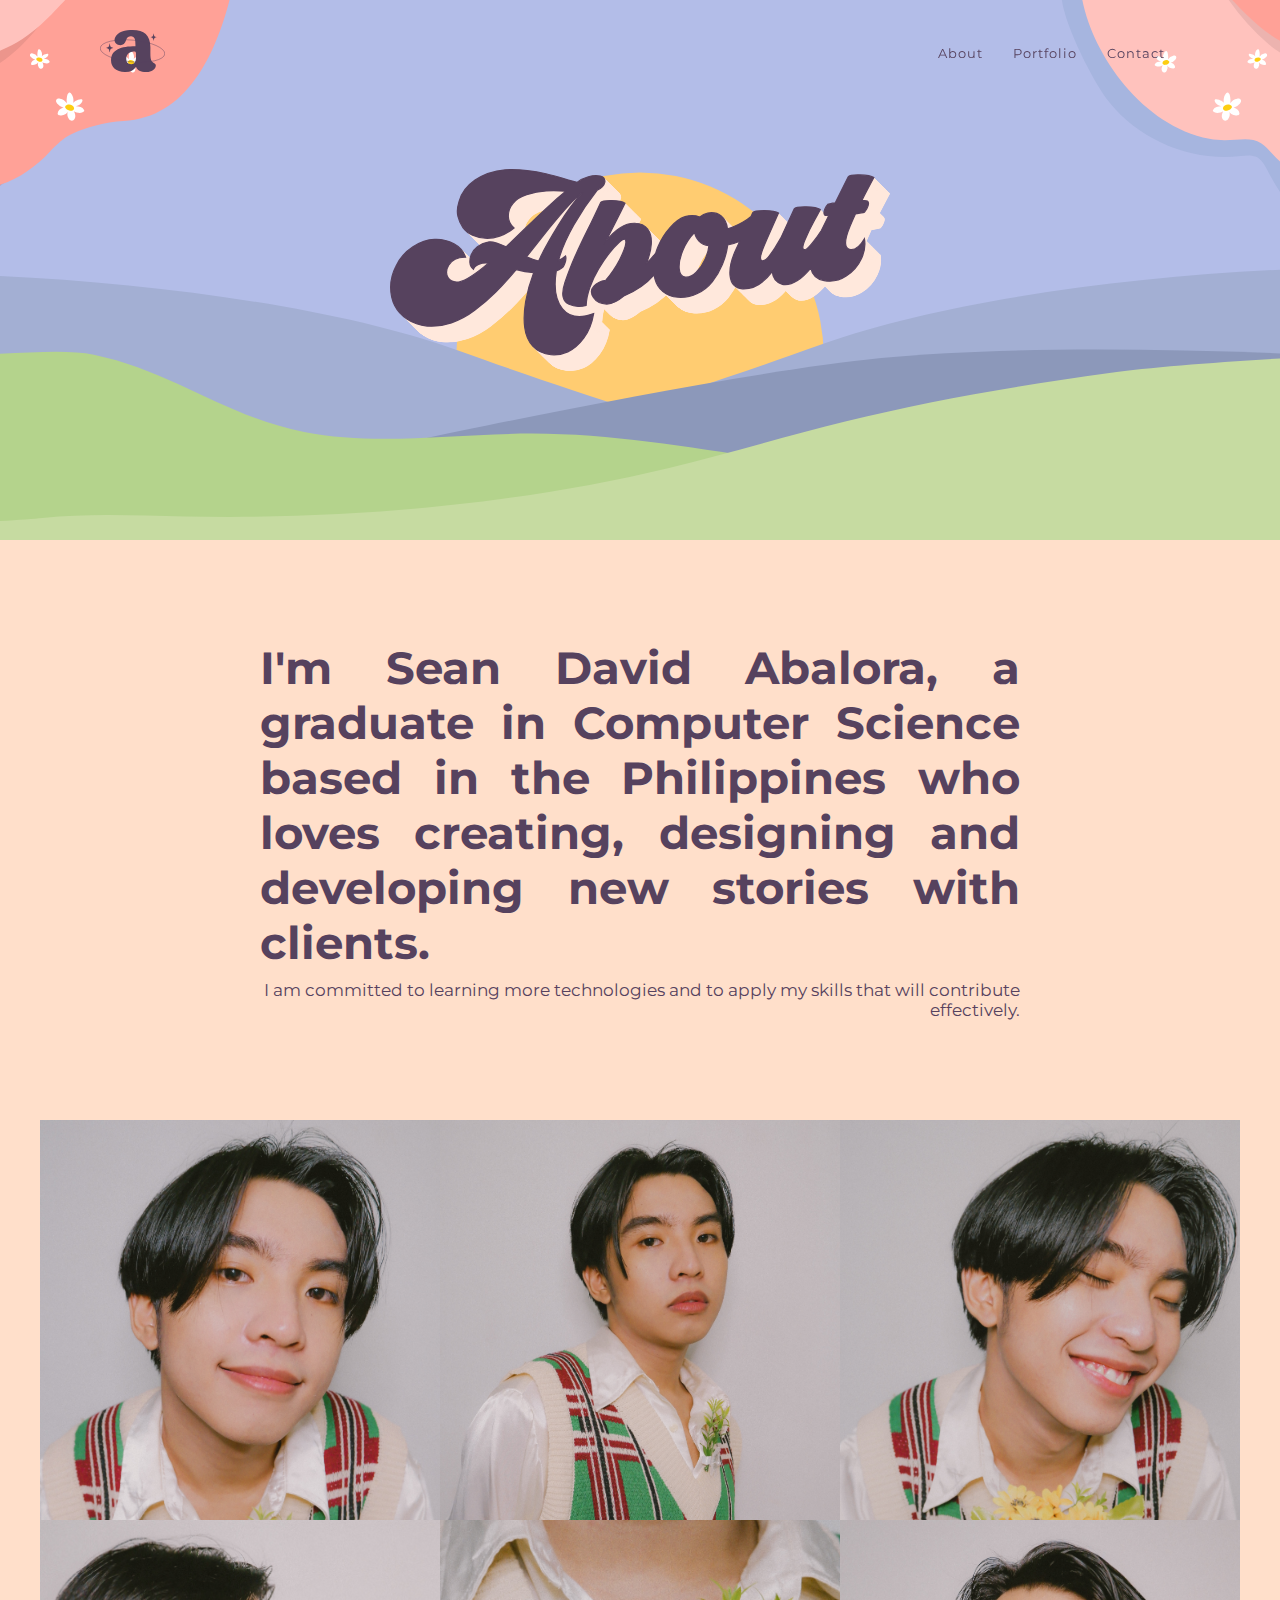
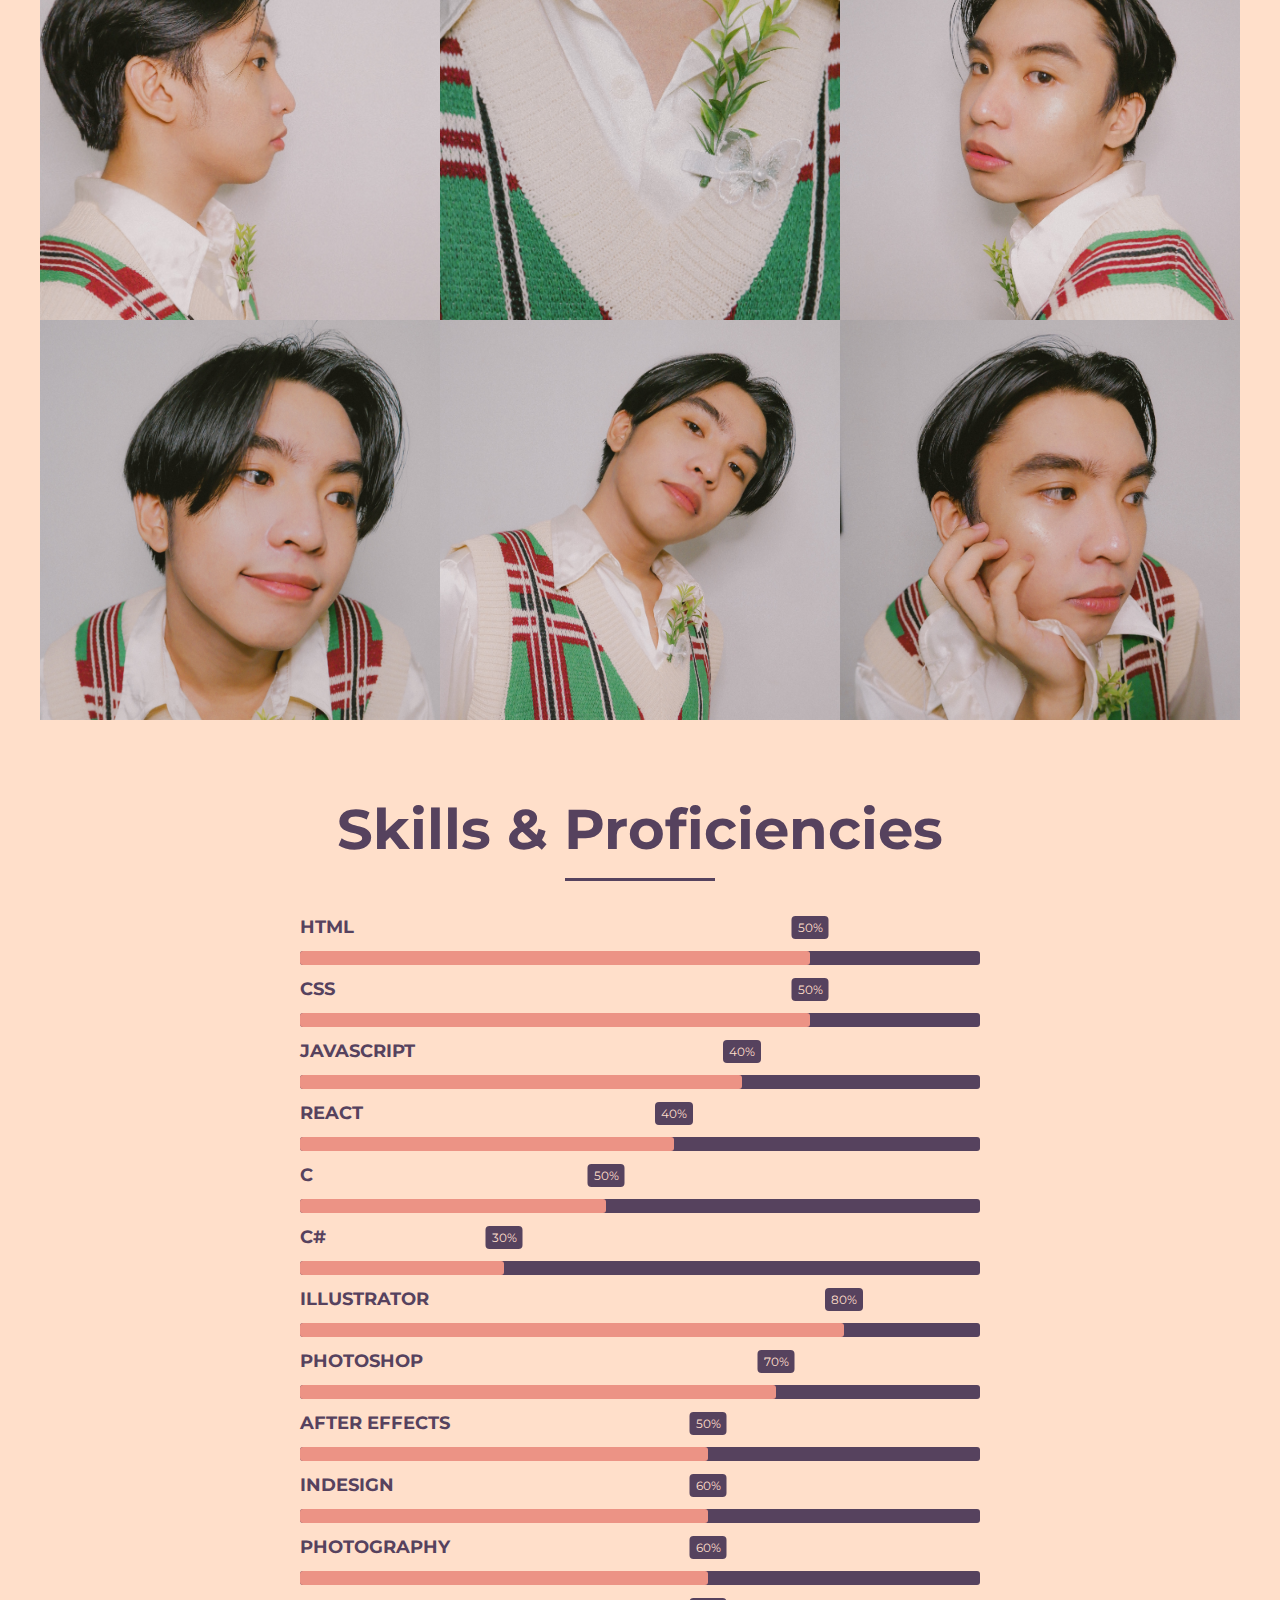
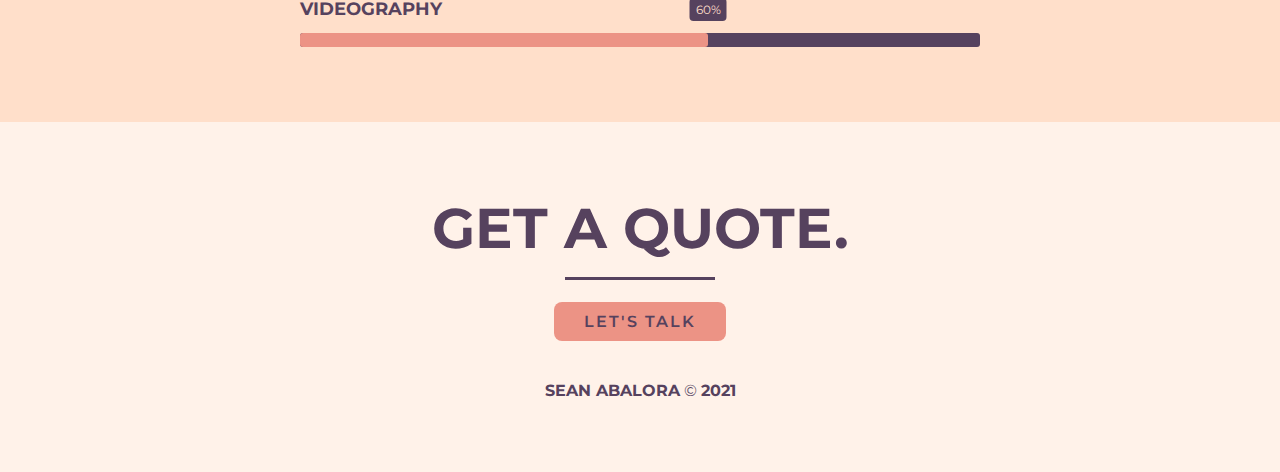
<file: about.html>
<!DOCTYPE html>
<html lang="en">

<head>
  <meta charset="UTF-8">
  <meta http-equiv="X-UA-Compatible" content="IE=edge">
  <meta name="viewport" content="width=device-width, initial-scale=1.0">
  <title>About | Sean Abalora</title>
  <link rel="icon" type="image/png" href="./Resources/Tab-Icon.svg">
  <link rel="stylesheet" href="./styles/master.css">
  <link rel="stylesheet" href="./styles/nav-bar.css">
  <link rel="stylesheet" href="./styles/aboutStyles.css">
  <link rel="stylesheet" href="./styles/transitions.css">
  <link rel="stylesheet" href="./styles/footer.css">
</head>

<body>
  <div class="transition-in">
    <header>
      <a href="index.html"><img src="Resources\Logo.svg" class="header-logo"></a>
      <nav>
        <ul>
          <li><a href="about.html">About</a></li>
          <li><a href="portfolio.html">Portfolio</a></li>
          <li><a href="contact.html">Contact</a></li>
        </ul>
      </nav>
    </header>

    <section id="about-splash-screen">
      <img src="Resources\About.svg" class="about-splash-screen-logo">
    </section>

    <section id="opening-text">
      <div class="text-container">
        <h3>I'm Sean David Abalora, a graduate in Computer Science based in the Philippines who loves creating,
          designing and developing new stories with clients.</h3>
        <p>I am committed to learning more technologies and to apply my skills that will contribute effectively.</p>
      </div>
    </section>

    <section class="gallery">
      <div class="gallery-container">
        <div class="gallery-image aba-one"></div>
      </div>

      <div class="gallery-container">
        <div class="gallery-image aba-two"></div>
      </div>

      <div class="gallery-container">
        <div class="gallery-image aba-three"></div>
      </div>

      <div class="gallery-container">
        <div class="gallery-image aba-four"></div>
      </div>

      <div class="gallery-container">
        <div class="gallery-image aba-five"></div>
      </div>

      <div class="gallery-container">
        <div class="gallery-image aba-six"></div>
      </div>

      <div class="gallery-container">
        <div class="gallery-image aba-seven"></div>
      </div>

      <div class="gallery-container">
        <div class="gallery-image aba-eight"></div>
      </div>

      <div class="gallery-container">
        <div class="gallery-image aba-nine"></div>
      </div>
    </section>

    <section id="skills-section">
      <div class="skills-title">
        <h1>Skills & Proficiencies</h1>
        <span class="skills-divider">
      </div>
      <div class="skills-bar">
        <div class="skills">
          <div class="skill">
            <div class="skill-name">HTML</div>
            <div class="skill-bar">
              <div class="skill-per" per="50%" style="max-width:75%"></div>
            </div>
          </div>

          <div class="skill">
            <div class="skill-name">CSS</div>
            <div class="skill-bar">
              <div class="skill-per" per="50%" style="max-width:75%"></div>
            </div>
          </div>

          <div class="skill">
            <div class="skill-name">Javascript</div>
            <div class="skill-bar">
              <div class="skill-per" per="40%" style="max-width:65%"></div>
            </div>
          </div>

          <div class="skill">
            <div class="skill-name">React</div>
            <div class="skill-bar">
              <div class="skill-per" per="40%" style="max-width:55%"></div>
            </div>
          </div>

          <div class="skill">
            <div class="skill-name">C</div>
            <div class="skill-bar">
              <div class="skill-per" per="50%" style="max-width:45%"></div>
            </div>
          </div>

          <div class="skill">
            <div class="skill-name">C#</div>
            <div class="skill-bar">
              <div class="skill-per" per="30%" style="max-width:30%"></div>
            </div>
          </div>

          <div class="skill">
            <div class="skill-name">Illustrator</div>
            <div class="skill-bar">
              <div class="skill-per" per="80%" style="max-width:80%"></div>
            </div>
          </div>

          <div class="skill">
            <div class="skill-name">Photoshop</div>
            <div class="skill-bar">
              <div class="skill-per" per="70%" style="max-width:70%"></div>
            </div>
          </div>

          <div class="skill">
            <div class="skill-name">After Effects</div>
            <div class="skill-bar">
              <div class="skill-per" per="50%" style="max-width:60%"></div>
            </div>
          </div>

          <div class="skill">
            <div class="skill-name">InDesign</div>
            <div class="skill-bar">
              <div class="skill-per" per="60%" style="max-width:60%"></div>
            </div>
          </div>

          <div class="skill">
            <div class="skill-name">Photography</div>
            <div class="skill-bar">
              <div class="skill-per" per="60%" style="max-width:60%"></div>
            </div>
          </div>

          <div class="skill">
            <div class="skill-name">Videography</div>
            <div class="skill-bar">
              <div class="skill-per" per="60%" style="max-width:60%"></div>
            </div>
          </div>
        </div>
      </div>
    </section>

    <footer>
      <div class="footer-container">
        <div class="footer-title">
          <h1>GET A QUOTE.</h1>
          <span class="footer-divider">
        </div>

        <div class="footer-content">
          <a href="contact.html" class="contacts-button">LET'S TALK</a>
          <p><b>SEAN ABALORA</b> &copy; <b>2021</b< /p>
        </div>
      </div>
    </footer>
  </div>
</body>

</html>
</file>
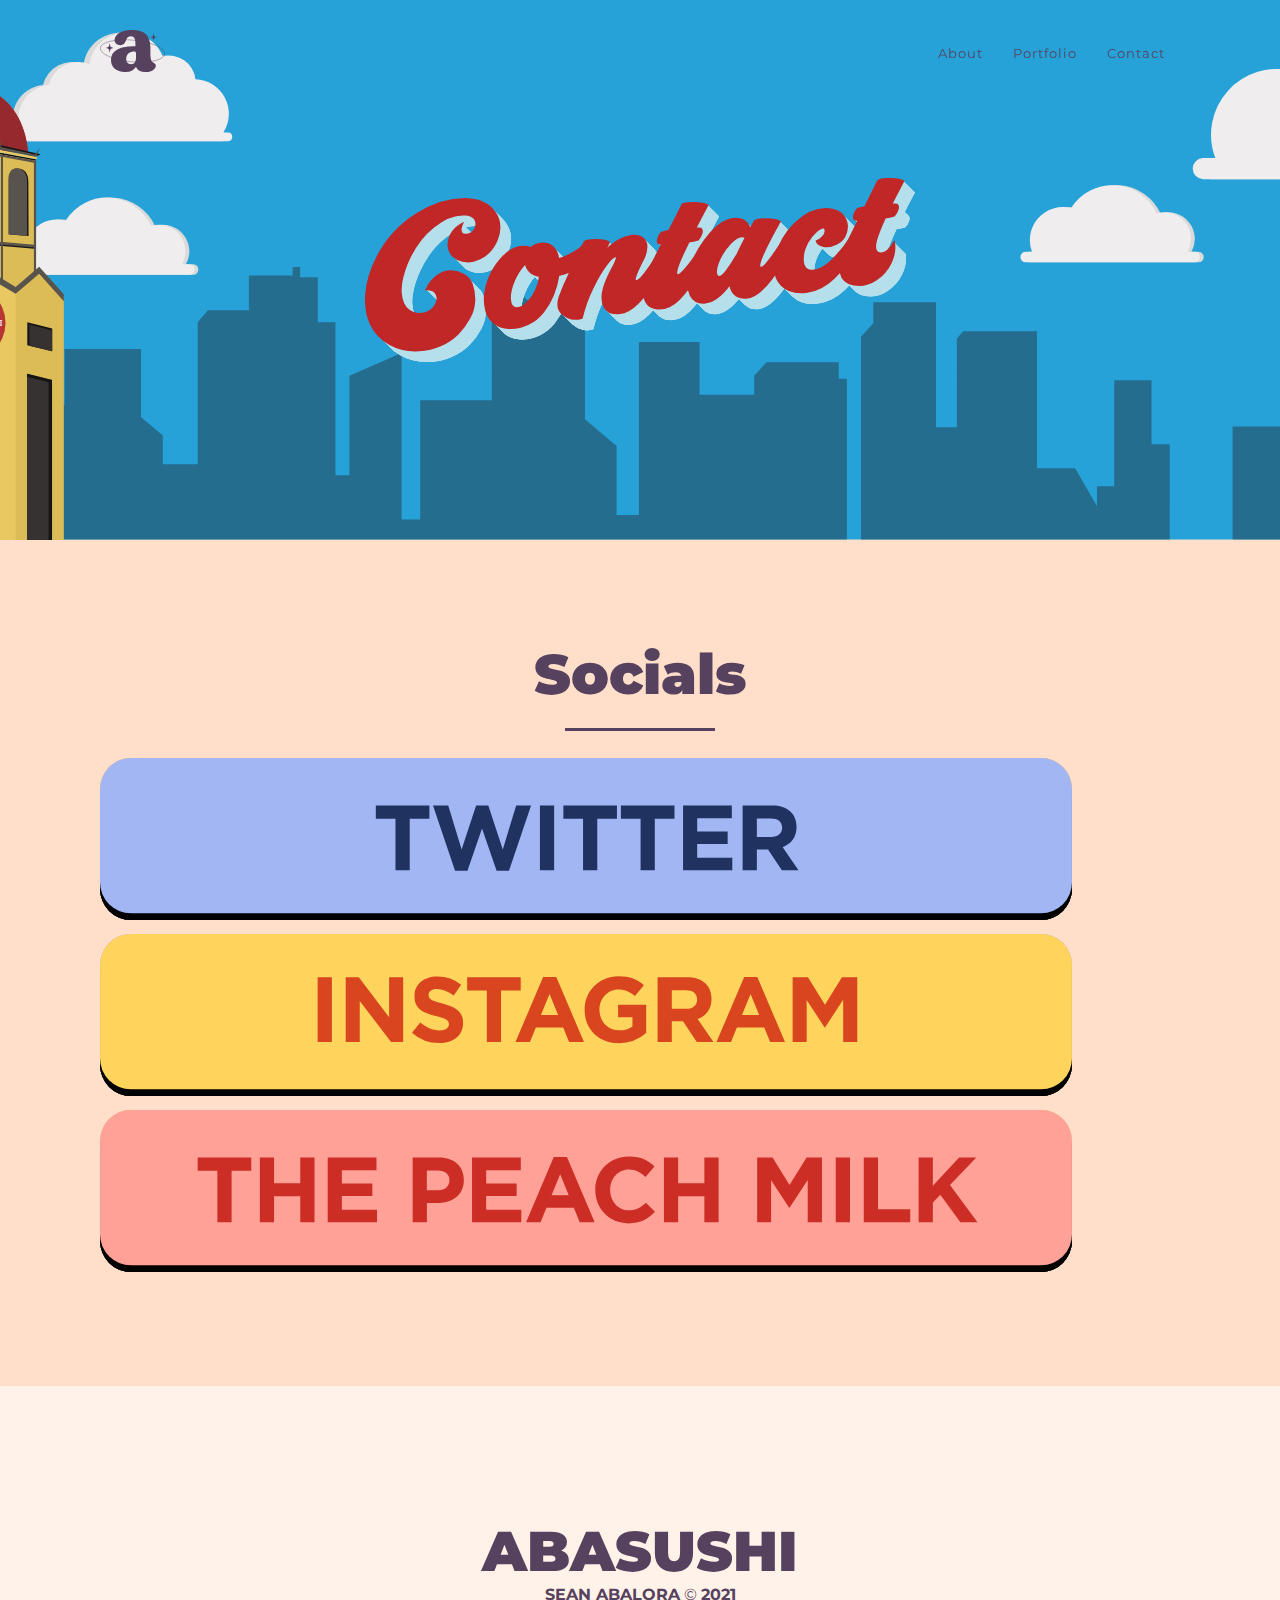
<file: contact.html>
<!DOCTYPE html>
<html lang="en">

<head>
    <meta charset="UTF-8">
    <meta http-equiv="X-UA-Compatible" content="IE=edge">
    <meta name="viewport" content="width=device-width, initial-scale=1.0">
    <title>Contact | Sean Abalora</title>
    <link rel="icon" type="image/png" href="./Resources/Tab-Icon.svg">
    <link rel="stylesheet" href="./styles/master.css">
    <link rel="stylesheet" href="./styles/nav-bar.css">
    <link rel="stylesheet" href="./styles/contactStyles.css">
    <link rel="stylesheet" href="./styles/transitions.css">
    <link rel="stylesheet" href="./styles/footer.css">

    <!-- CSS only -->
    <link href="https://cdn.jsdelivr.net/npm/bootstrap@5.1.3/dist/css/bootstrap.min.css" rel="stylesheet"
        integrity="sha384-1BmE4kWBq78iYhFldvKuhfTAU6auU8tT94WrHftjDbrCEXSU1oBoqyl2QvZ6jIW3" crossorigin="anonymous">
</head>

<body>
    <div class="transition-in">
        <header>
            <a href="index.html"><img src="Resources\Logo.svg" class="header-logo"></a>
            <nav>
                <ul>
                    <li><a href="about.html">About</a></li>
                    <li><a href="portfolio.html">Portfolio</a></li>
                    <li><a href="contact.html">Contact</a></li>
                </ul>
            </nav>
        </header>

        <section id="contact-splash-screen">
            <img src="Resources\Contact.svg" class="contact-splash-screen-logo">
        </section>

        <section id="socials-section">
            <div class="contact-title">
                <h1><strong>Socials</strong></h1>
                <span class="contact-divider">
            </div>
            <div class="row">
                <div class="col-md">
                    <a href="https://twitter.com/thepeachmilk" target="_blank"><img
                            src=".\Resources\Socials-01.svg"></a>
                </div>

                <div class="col-md">
                    <a href="https://www.instagram.com/seanabalora/" target="_blank"><img
                            src=".\Resources\Socials-02.svg"></a>
                </div>

                <div class="col-md">
                    <a href="https://thepeachmilk.carrd.co/" target="_blank"><img src=".\Resources\Socials-03.svg"></a>
                </div>
            </div>
        </section>

        <footer>
            <div class="footer-title">
                <h1><strong>ABASUSHI</strong></h1>
                <p><b>SEAN ABALORA</b> &copy; <b>2021</b< /p>
            </div>
        </footer>

        <!-- JavaScript Bundle with Popper -->
        <script src="https://cdn.jsdelivr.net/npm/bootstrap@5.1.3/dist/js/bootstrap.bundle.min.js"
            integrity="sha384-ka7Sk0Gln4gmtz2MlQnikT1wXgYsOg+OMhuP+IlRH9sENBO0LRn5q+8nbTov4+1p"
            crossorigin="anonymous"></script>

        </section>
</body>

</html>
</file>
<file: styles/master.css>
@import url('https://fonts.googleapis.com/css2?family=Montserrat:ital,wght@0,200;0,300;0,400;0,700;1,300;1,400;1,700&display=swap');

*{
    margin: 0;
    padding: 0;
    box-sizing: border-box;
    font-family: "Montserrat", sans-serif !important;
}

html{
    scroll-behavior: smooth;
}

section{
    justify-content: center;
    align-items: center;
}
</file>
<file: styles/nav-bar.css>
header{
    position: fixed;
    top: 0;
    left: 0;
    width: 100%;
    padding: 30px 100px;
    display: fleX;
    text-align: left;
    justify-content: space-between;
    align-items: center;
    z-index: 1;
}

.header-logo{
    cursor: pointer;
    width: 65px;
}

header ul{
    display: flex;
}

header ul li{
    list-style: none;
}

header ul li a{
    font-size: 13px !important;
    text-decoration: none;
    padding: 6px 15px;
    color: #56425E;
    transition: all 0.3s ease 0s;
    letter-spacing: 1px;
}

header ul li a:hover{
    color: #E86F62;
}

@media only screen and (max-width: 768px){
    header{
        padding: 30px 50px;
    }
    header ul{
        display: inline-block;
    }
    header ul li{
        text-align: right;
    }
}
</file>
<file: styles/aboutStyles.css>
body{
    background-color: #FFDFCA;
}

#about-splash-screen{
    height: 60vh;
    display: flex;
    background-image: url("../Resources/Background-01.svg");
    background-repeat: none;
    background-size: cover;
    background-position: center center;
}

.about-splash-screen-logo{
    width: 500px;
    animation: jumping 1.7s ease-in backwards infinite;
}

@keyframes jumping{
    0%{
        transform: translateY(0px)
    }

    50%{
        transform: translate(15px, 15px);
    }

    100%{
        transform: translateY(0px);
    }
}

#opening-text{
  display: flex;
  justify-content: center;
}

.text-container{
  width: 75%;
  padding: 100px;
  text-align: center;
}

.text-container h3{
  font-family: "Montserrat";
  font-size: 45px;
  color: #56425E;
  text-align: justify;
}

.text-container p{
  margin-top: 10px;
  color: #56425E;
  font-size: 17px;
  text-align: right;
}

.gallery{
  flex-wrap: wrap;
  display: flex;
}

.gallery-container{
  width: 100%;
  max-width: 400px;
  display: flex;
  align-items: center;
  justify-content: center;
}

.gallery-image{
  width: 100%;
  height: 400px;
  background-position: center center;
  background-size: cover;
}

.aba-one{
  background-image: url(../About/1.jpg);
}

.aba-two{
  background-image: url(../About/2.jpg);
}

.aba-three{
  background-image: url(../About/3.jpg);
}

.aba-four{
  background-image: url(../About/4.jpg);
}

.aba-five{
  background-image: url(../About/5.jpg);
}

.aba-six{
  background-image: url(../About/6.jpg);
}

.aba-seven{
  background-image: url(../About/7.jpg);
}

.aba-eight{
  background-image: url(../About/8.jpg);
}

.aba-nine{
  background-image: url(../About/9.jpg);
}

.skills-title{
  color: #56425E;
  font-size: 28px;
  text-align: center;
}

.skills-divider{
  width: 150px;
  height: 3px;
  background-color: #56425E;
  display: inline-block;
  margin: 15px;
}

#skills-section{
    padding: 75px;
}

.skills-bar{
  display: flex;
  justify-content: center;
  align-items: center;
}

.skills{
    width: 100%;
    max-width: 700px;
    padding: 0 10px;
}
  
.skill-name{
    font-size: 18px;
    font-weight: 700;
    color: #56425E;
    text-transform: uppercase;
    margin: 13px 0;
}
  
.skill-bar{
    height: 14px;
    background: #56425E;
    border-radius: 3px;
}
  
.skill-per{
    height: 14px;
    background: #EC9385;
    border-radius: 3px;
    position: relative;
    animation: fillBars 2.5s 1;
    color: #FFDFCA;
}
  
.skill-per::before{
    content: attr(per);
    position: absolute;
    padding: 4px 6px;
    background: #56425E;
    border-radius: 4px;
    font-size: 12px;
    top: -35px;
    right: 0;
    transform: translateX(50%);
}
  
@keyframes fillBars{
  from{
    width: 0;
  }
  to{
    width: 100%;
  }
}

@media only screen and (max-width: 768px){
  .about-splash-screen-logo{
      width: 80%;
  }
  .text-container{
    padding: 50px 10px;
  }
  .text-container h3{
    font-size: 20px;
    text-align: left;
  }
  .text-container p{
    font-size: 13px;
    text-align: justify;
  }
  .gallery-container{
    margin: 1% 0;
    padding: 0 10%;
  }
  .gallery-image{
    border-radius: 8px;
    height: 300px;
  }
  #skills-section{
    padding: 10%
  }
  .skill-name{
    font-size: 13px;
  }
}
</file>
<file: styles/transitions.css>
.transition-in{
    animation: transition-in 1s ease 0s;
}

@keyframes transition-in {
    from{
        opacity: 0;
        transform: translateY(-100px);
    }

    to{
        opacity: 1;
        transform: translateY(0);
    }
    
}
</file>
<file: styles/footer.css>
footer{
    background: #fff2e9;
    height: 350px;
    justify-content: center;
    text-align: center;
    align-items: center;
    display: flex;
    color: #56425E;
    padding: 75px;
}

.footer-container{
    display: inline-block;
}

.footer-title{
    color: #56425E;
    font-size: 28px;
    text-align: center;
}

.footer-title p{
    color: #56425E;
    font-size: 16px;
    text-align: center;
}

.footer-divider{
    width: 150px;
    height: 3px;
    background-color: #56425E;
    display: inline-block;
    margin: 15px;
    margin-bottom: 25px;
}

.contacts-button{
    background-color: #EC9385;
    text-decoration: none;
    color: #56425E;
    padding: 10px 30px;
    border-radius: 8px;
    font-weight: 600;
    letter-spacing: 2px;
    transition: all 0.3s ease 0s;
}

.contacts-button:hover{
    background-color: #56425E;
    color: #EC9385;
}

.footer-content p{
    margin-top: 50px;
}

@media only screen and (max-width: 768px){
    footer{
        padding: 10%;
    }
    .footer-content p{
        margin-top: 35px;
    }
}
</file>
<file: styles/contactStyles.css>
body{
    background-color: #FFDFCA !important;
}

#contact-splash-screen{
    height: 60vh;
    display: flex;
    background-image: url("../Resources/Background-05.svg");
    background-repeat: none;
    background-size: cover;
    background-position: center center;
}

.contact-splash-screen-logo{
    width: 550px;
    animation: jumping 1.7s ease-in backwards infinite;
}

@keyframes jumping{
    0%{
        transform: translateY(0px)
    }

    50%{
        transform: translate(15px, 15px);
    }

    100%{
        transform: translateY(0px);
    }
}

#socials-section{
    padding: 100px;
}

/* .socials{
    display: flex;
    justify-content: center;
    align-items: center;
    flex-wrap: wrap;
    flex-direction: column;
} */

#socials-section img{
    width: 90%;
    cursor: pointer;
    transition: all 0.3s ease 0s;
}

#socials-section img:hover{
    transform: scale(1.08);
}

.contact-title{
    color: #56425E;
    font-size: 28px;
    text-align: center;
}
  
.contact-divider{
    width: 150px;
    height: 3px;
    background-color: #56425E;
    display: inline-block;
    margin: 20px;
}

@media only screen and (max-width: 768px){
    .contact-splash-screen-logo{
        width: 85%;
    }
    #socials-section img{
        width: 100%;
    }
    #contact-splash-screen{
        background-position: 21% 100%;
    }
}

.col-md{
    margin-bottom: 10px;
}
</file>
